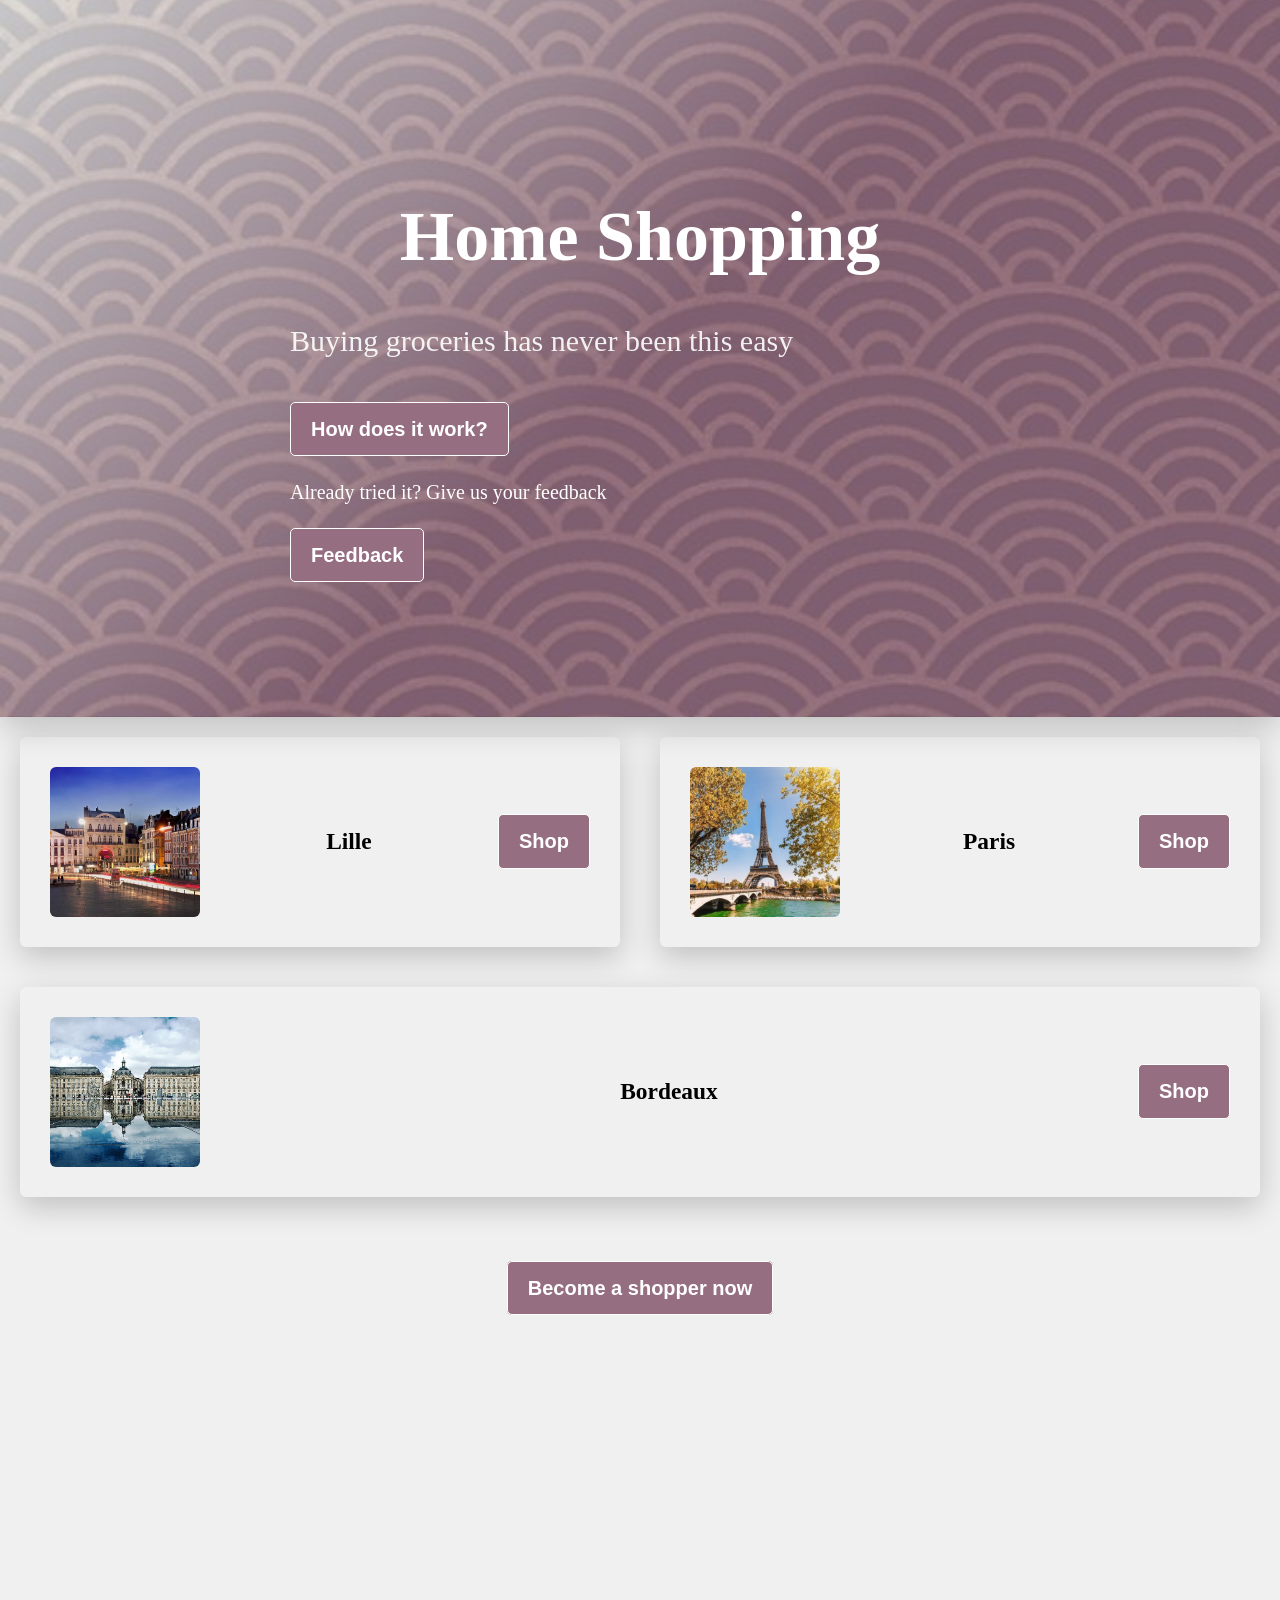
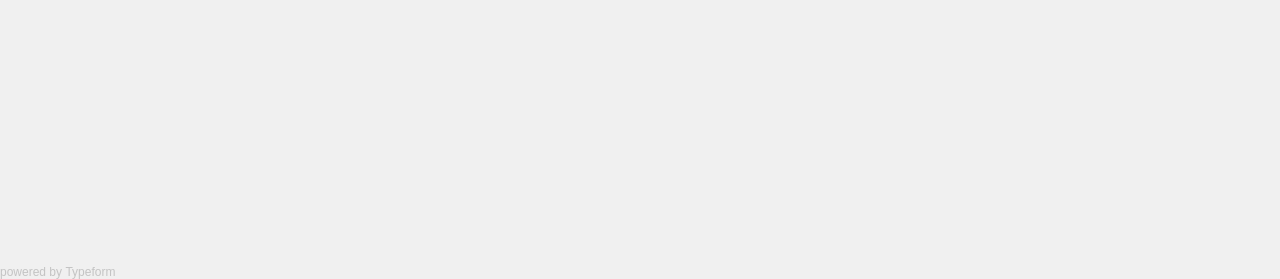
<file: index.html>
<!DOCTYPE html>


<html>
	<head>
		<!-- Global site tag (gtag.js) - Google Analytics -->
<script async src="https://www.googletagmanager.com/gtag/js?id=UA-SOMETHING-1"></script>
<script>
  window.dataLayer = window.dataLayer || [];
  function gtag(){dataLayer.push(arguments);}
  gtag('js', new Date());

  gtag('config', 'UA-SOMETHING-1');
</script>
		<title>Home Shopping</title>
		<meta charset="utf-8">
		<link rel="stylesheet" type="text/css" href="CSS/style.css">
	</head>
	<body>


		<div class="banner">
			<div class="container">
				<h1>Home Shopping</h1>
				<h2>Buying groceries has never been this easy</h2>
				<a href="indexinfo.html" class="btn-blue" id="btn-info">How does it work?</a>
				<p>Already tried it? Give us your feedback</p>
				<a href="#feedback" class="btn-blue">Feedback</a>

			</div>
		</div>	

			<div class="cards">
				
					<div class="card">
				<img src="images/lille.jpg" alt="Home Shopping Lille">
				<h3>Lille</h3>
				<a href="indexlille.html" class="btn-blue">Shop</a>	
			</div>

			<div class="card">
				<img src="images/paris.jpg" alt="Home Shopping Paris">
				<h3>Paris</h3>
				<a href="indexparis.html" class="btn-blue">Shop</a>	
			</div>

			<div class="card">
				<img src="images/bordeaux.jpg" alt="Home Shopping Bordeaux">
				<h3>Bordeaux</h3>
				<a href="indexbordeaux.html" class="btn-blue">Shop</a>	
			</div>
	

			</div>
		
		</div>

		<div style="margin-bottom: 60px; margin-top: 60px;text-align: center;">

		<a href="shopperform.html" class="btn-blue" style="width: 250px; height: 80px;">Become a shopper now</a>
		</div>

		<div id="feedback">

		<div class="typeform-widget" data-url="https://louisperraudin.typeform.com/to/K0FGMv" style="width: 100%; height: 500px; border-radius: 6px"></div> <script> (function() { var qs,js,q,s,d=document, gi=d.getElementById, ce=d.createElement, gt=d.getElementsByTagName, id="typef_orm", b="https://embed.typeform.com/"; if(!gi.call(d,id)) { js=ce.call(d,"script"); js.id=id; js.src=b+"embed.js"; q=gt.call(d,"script")[0]; q.parentNode.insertBefore(js,q) } })() </script> <div style="font-family: Sans-Serif;font-size: 12px;color: #999;opacity: 0.5; padding-top: 5px;"> powered by <a href="https://admin.typeform.com/signup?utm_campaign=K0FGMv&utm_source=typeform.com-14907291-Free&utm_medium=typeform&utm_content=typeform-embedded-poweredbytypeform&utm_term=EN" style="color: #999" target="_blank">Typeform</a> </div>

		</div>

	</body>
</html>
</file>
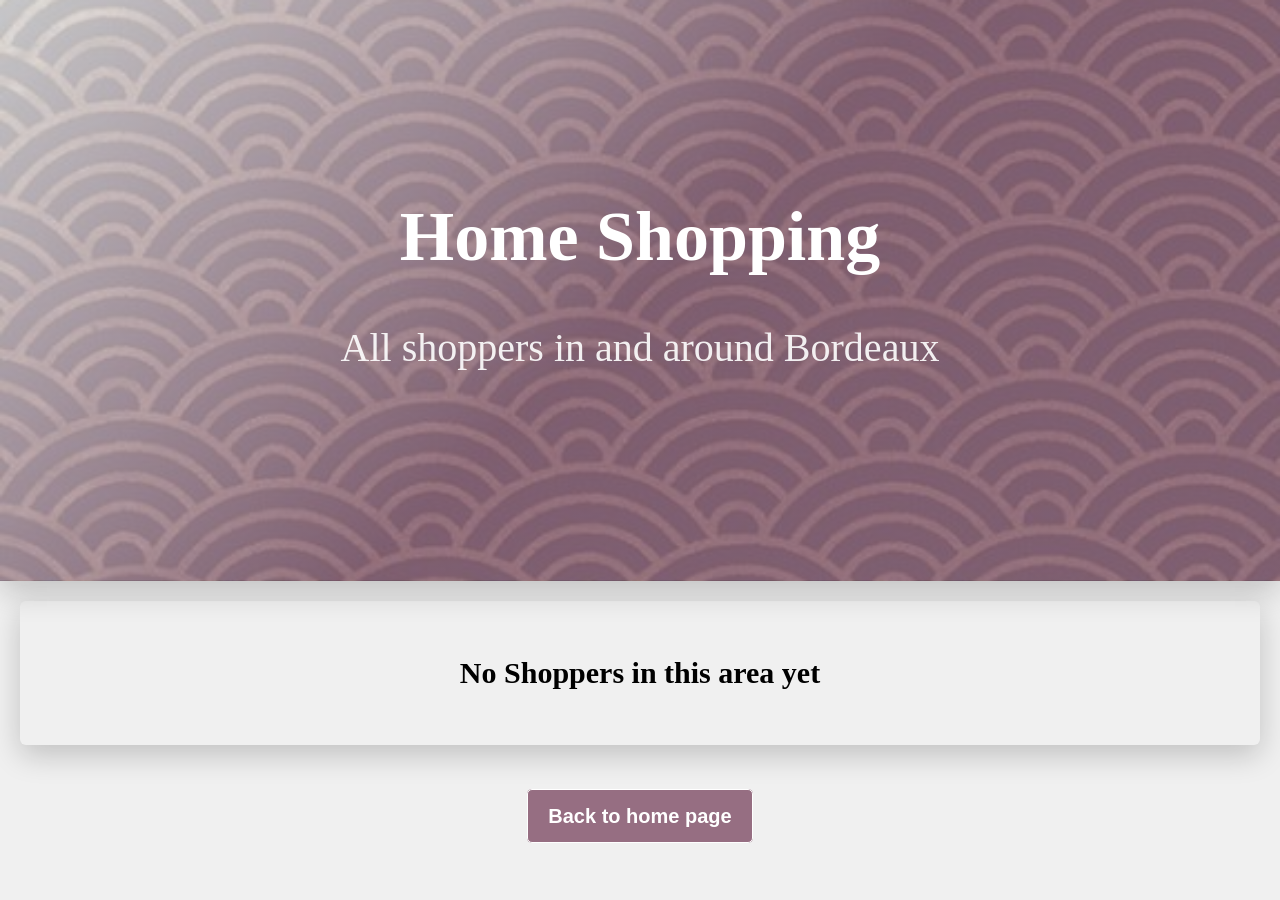
<file: indexbordeaux.html>
<!DOCTYPE html>


<html>
	<head>
		<title>Home Shopping</title>
		<meta charset="utf-8">
		<link rel="stylesheet" type="text/css" href="CSS/style.css">
	</head>
	<body>


		<div class="banner">
			<div class="container">
				<h1>Home Shopping</h1>
				<h2 style="text-align: center; font-size: 40px">All shoppers in and around Bordeaux</h2>

			</div>
		</div>	

			
		<div class="card-info">
			<h2>No Shoppers in this area yet</h2>
		
		</div>

		<div style="margin-bottom: 60px; margin-top: 60px;text-align: center;">

		<a href="index.html" class="btn-blue" style="width: 170px;">Back to home page</a>
		</div>
		
	</body>
</html>
</file>
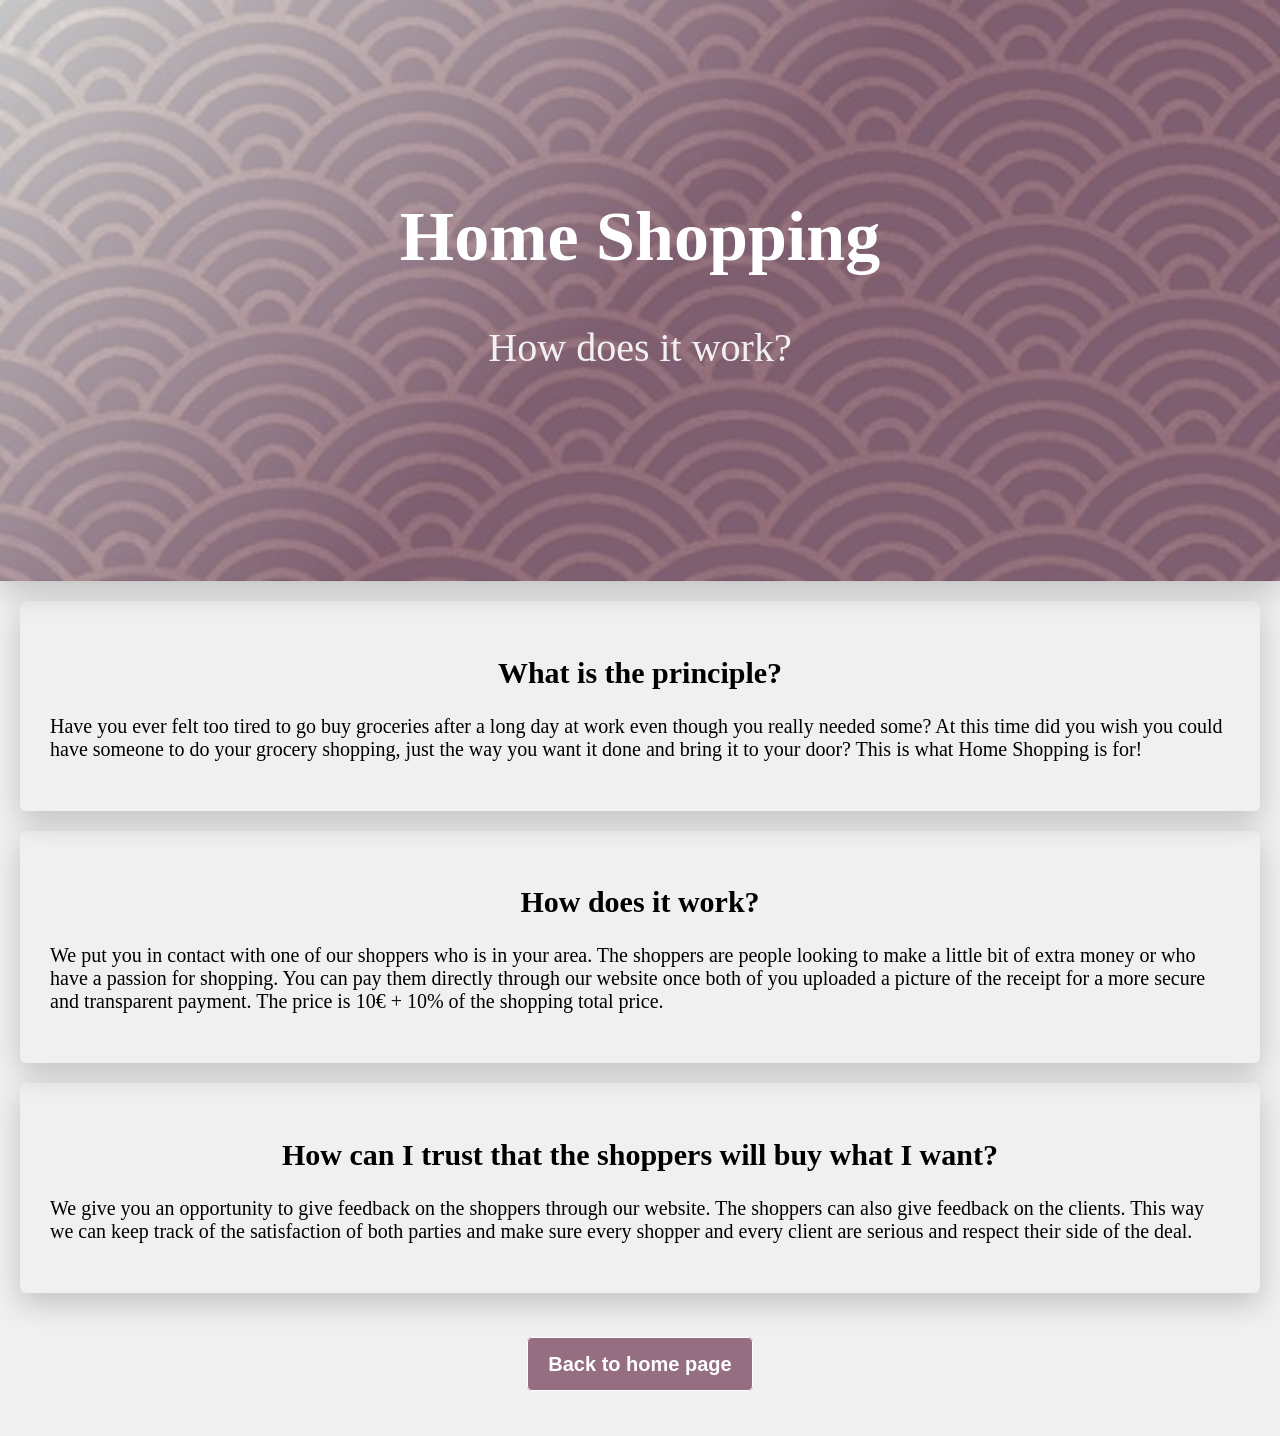
<file: indexinfo.html>
<!DOCTYPE html>


<html>
	<head>
		<title>Home Shopping</title>
		<meta charset="utf-8">
		<link rel="stylesheet" type="text/css" href="CSS/style.css">
	</head>
	<body>


		<div class="banner">
			<div class="container">
				<h1>Home Shopping</h1>
				<h2 style="text-align: center; font-size: 40px">How does it work?</h2>

			</div>
		</div>	

			
		<div class="card-info">
			<h2>What is the principle?</h2>
			<p> Have you ever felt too tired to go buy groceries after a long day at work even though you really needed some? At this time did you wish you could have someone to do your grocery shopping, just the way you want it done and bring it to your door? This is what Home Shopping is for! </p>
		</div>

		<div class="card-info">
			<h2>How does it work?</h2>
			<p> We put you in contact with one of our shoppers who is in your area. The shoppers are people looking to make a little bit of extra money or who have a passion for shopping. You can pay them directly through our website once both of you uploaded a picture of the receipt for a more secure and transparent payment. The price is 10€ + 10% of the shopping total price.</p>
		</div>

		<div class="card-info">
			<h2>How can I trust that the shoppers will buy what I want?</h2>
			<p>We give you an opportunity to give feedback on the shoppers through our website. The shoppers can also give feedback on the clients. This way we can keep track of the satisfaction of both parties and make sure every shopper and every client are serious and respect their side of the deal.</p>
		</div>

		<div style="margin-bottom: 60px; margin-top: 60px;text-align: center;">

		<a href="index.html" class="btn-blue" style="width: 170px;">Back to home page</a>
		</div>
		
	</body>
</html>
</file>
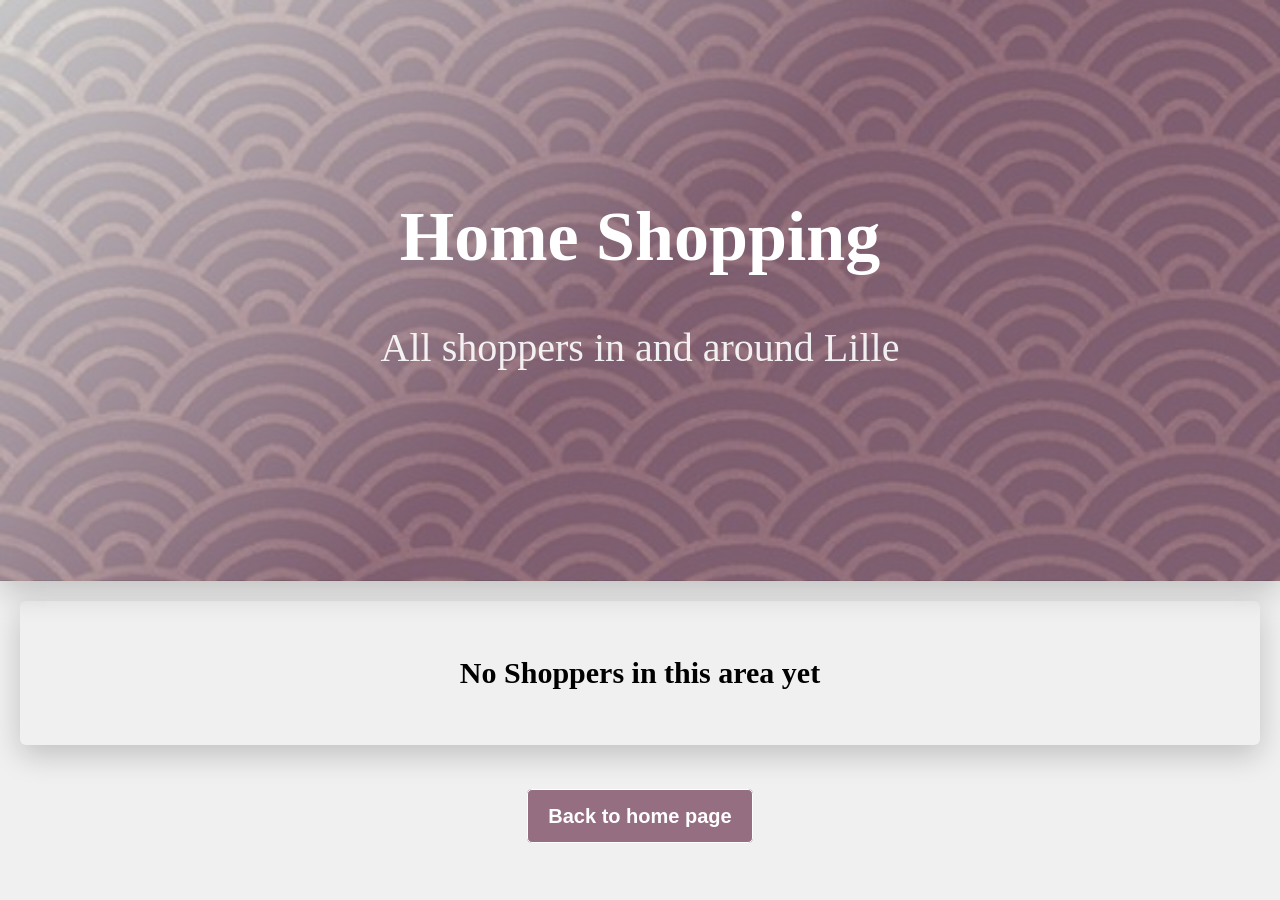
<file: indexlille.html>
<!DOCTYPE html>


<html>
	<head>
		<title>Home Shopping</title>
		<meta charset="utf-8">
		<link rel="stylesheet" type="text/css" href="CSS/style.css">
	</head>
	<body>


		<div class="banner">
			<div class="container">
				<h1>Home Shopping</h1>
				<h2 style="text-align: center; font-size: 40px">All shoppers in and around Lille</h2>

			</div>
		</div>	

			
		<div class="card-info">
			<h2>No Shoppers in this area yet</h2>
		
		</div>

		<div style="margin-bottom: 60px; margin-top: 60px;text-align: center;">

		<a href="index.html" class="btn-blue" style="width: 170px;">Back to home page</a>
		</div>
		
	</body>
</html>
</file>
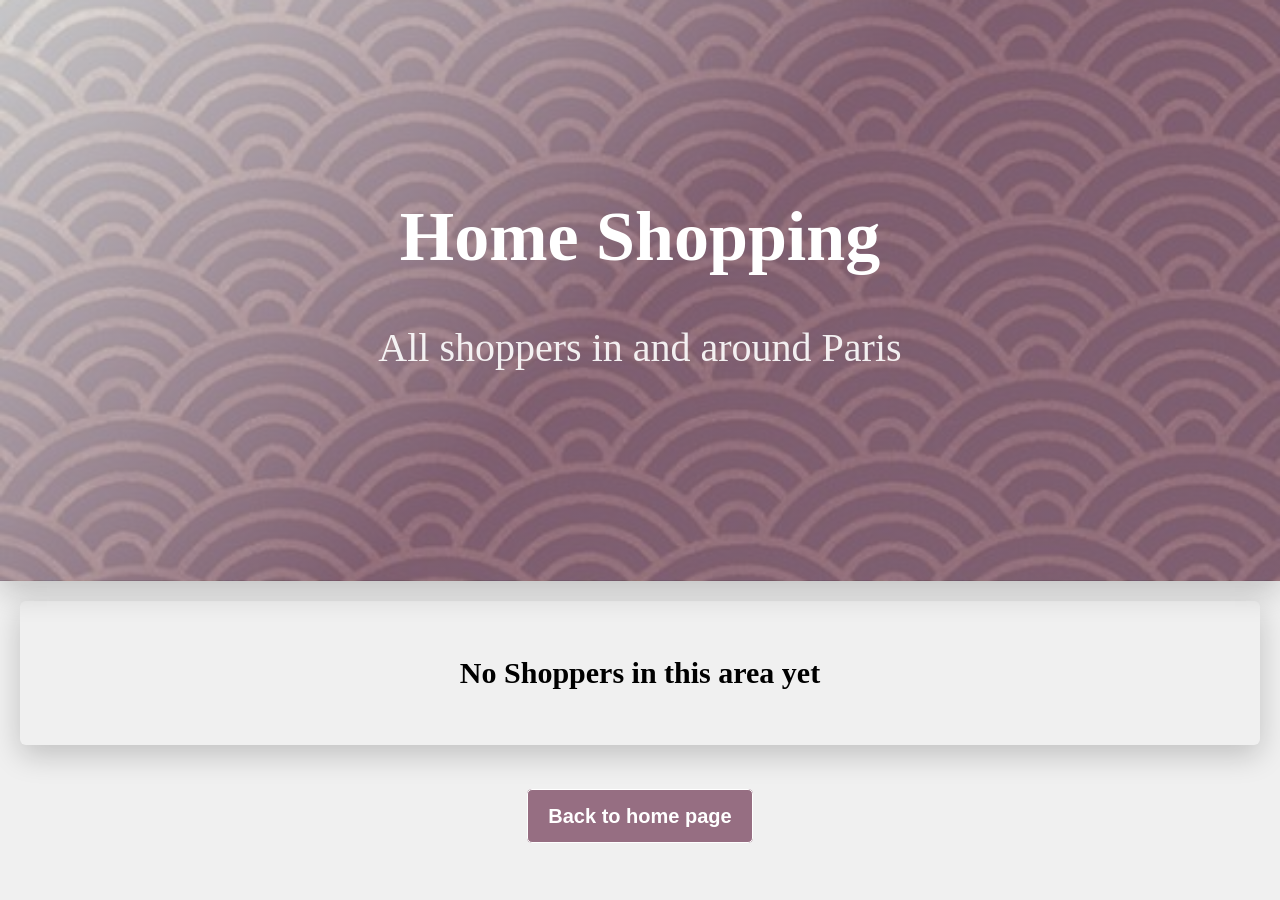
<file: indexparis.html>
<!DOCTYPE html>


<html>
	<head>
		<title>Home Shopping</title>
		<meta charset="utf-8">
		<link rel="stylesheet" type="text/css" href="CSS/style.css">
	</head>
	<body>


		<div class="banner">
			<div class="container">
				<h1>Home Shopping</h1>
				<h2 style="text-align: center; font-size: 40px">All shoppers in and around Paris</h2>

			</div>
		</div>	

			
		<div class="card-info">
			<h2>No Shoppers in this area yet</h2>
		
		</div>

		<div style="margin-bottom: 60px; margin-top: 60px;text-align: center;">

		<a href="index.html" class="btn-blue" style="width: 170px;">Back to home page</a>
		</div>
		
	</body>
</html>
</file>
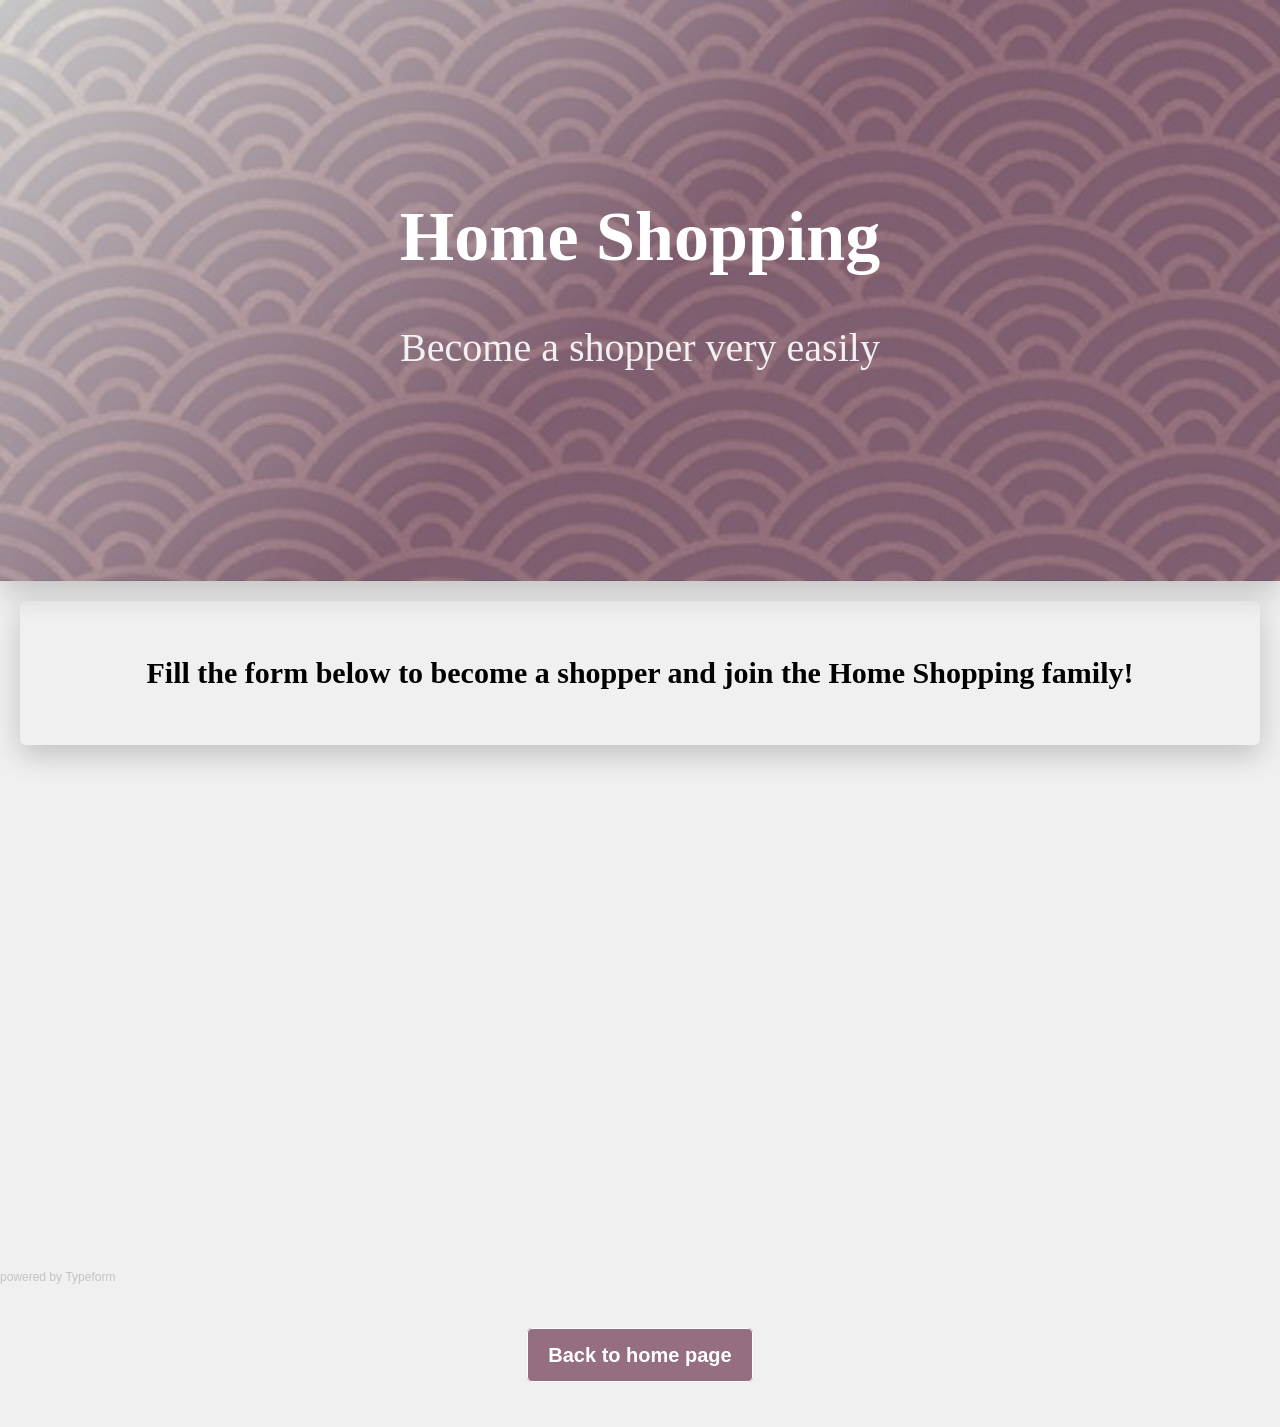
<file: shopperform.html>
<!DOCTYPE html>


<html>
	<head>
		<title>Home Shopping</title>
		<meta charset="utf-8">
		<link rel="stylesheet" type="text/css" href="CSS/style.css">
	</head>
	<body>


		<div class="banner">
			<div class="container">
				<h1>Home Shopping</h1>
				<h2 style="text-align: center; font-size: 40px">Become a shopper very easily</h2>

			</div>
		</div>	

			
		<div class="card-info">
			<h2>Fill the form below to become a shopper and join the Home Shopping family!</h2>
		
		</div>

	<div class="typeform-widget" data-url="https://louisperraudin.typeform.com/to/SO5IJM" style="width: 100%; height: 500px;"></div> <script> (function() { var qs,js,q,s,d=document, gi=d.getElementById, ce=d.createElement, gt=d.getElementsByTagName, id="typef_orm", b="https://embed.typeform.com/"; if(!gi.call(d,id)) { js=ce.call(d,"script"); js.id=id; js.src=b+"embed.js"; q=gt.call(d,"script")[0]; q.parentNode.insertBefore(js,q) } })() </script> <div style="font-family: Sans-Serif;font-size: 12px;color: #999;opacity: 0.5; padding-top: 5px;"> powered by <a href="https://admin.typeform.com/signup?utm_campaign=SO5IJM&utm_source=typeform.com-14907291-Free&utm_medium=typeform&utm_content=typeform-embedded-poweredbytypeform&utm_term=EN" style="color: #999" target="_blank">Typeform</a> </div>

		<div style="margin-bottom: 60px; margin-top: 60px;text-align: center;">

		<a href="index.html" class="btn-blue" style="width: 170px;">Back to home page</a>
		</div>
		
	</body>
</html>
</file>
<file: CSS/style.css>
@import url("https://fonts.googleapis.com/css?family=Lora|Roboto&display=swap" rel="stylesheet");

@import url("components/container.css");
@import url("components/avatar.css");
@import url("components/button.css");
@import url("components/banner.css");
@import url("components/card.css");
@import url("components/cards.css");
@import url("components/card-info.css");



body {
	font-family: Lora;
	background-color: rgb(240,240,240);
	font-size: 20px;
	margin: 0px;
}

h1, h2, h3 {
	font-family: Roboto;
	font-weight: bold;
}

a {
	text-decoration: none;
	font-family: Roboto, sans-serif;
}
</file>
